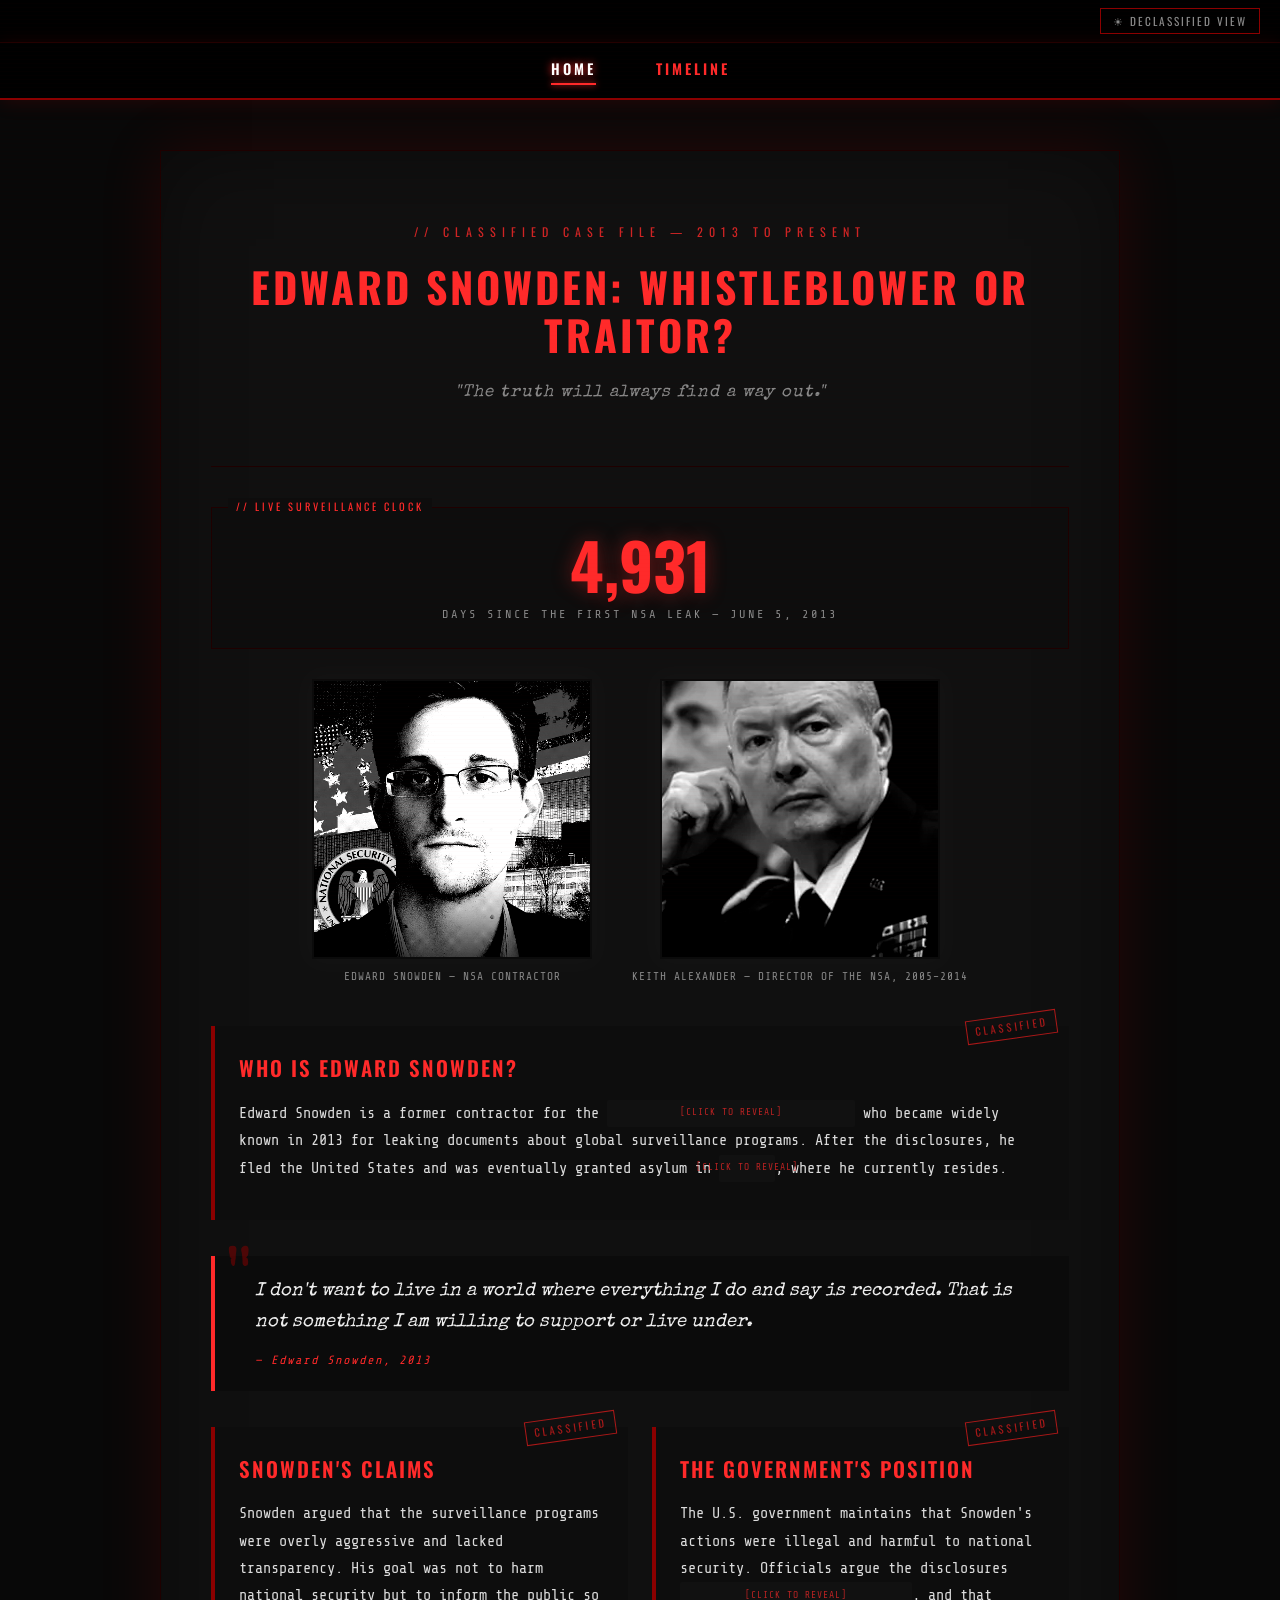
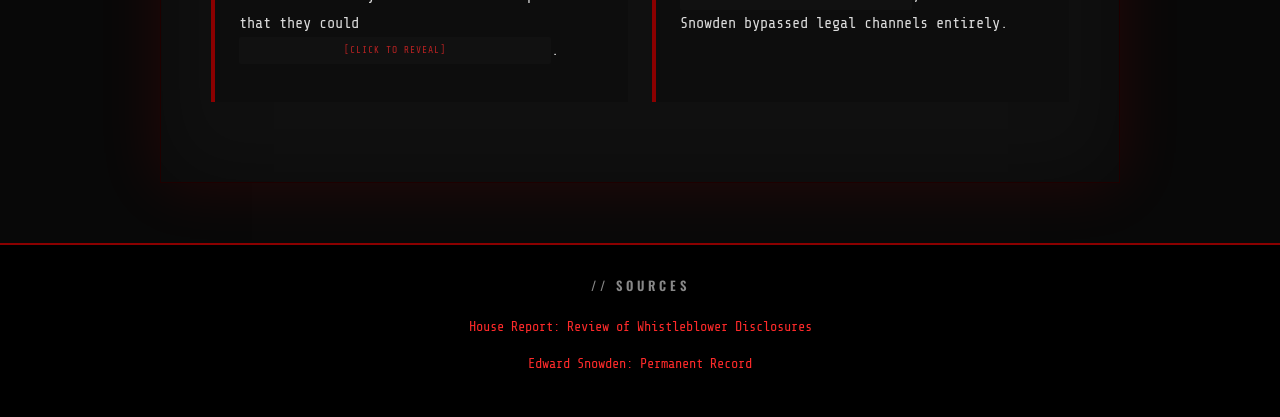
<file: index.html>
<!DOCTYPE html>
<html lang="en">
<head>
  <meta charset="UTF-8">
  <meta name="viewport" content="width=device-width, initial-scale=1">
  <title>Edward Snowden: Whistleblower or Traitor?</title>
  <link rel="stylesheet" href="styles.css">
</head>
<body>
 
  <!-- TOOLBAR -->
  <div class="toolbar">
    <button class="toolbar-btn" id="theme-toggle">☀ DECLASSIFIED VIEW</button>
  </div>
 
  <header>
    <nav>
      <ul>
        <li><a href="index.html" class="active">Home</a></li>
        <li><a href="project2.html">Timeline</a></li>
      </ul>
    </nav>
  </header>
 
  <main>
 
    <!-- HERO -->
    <div class="hero">
      <p class="hero-eyebrow">// Classified Case File — 2013 to Present</p>
      <h1 class="glitch" data-text="Edward Snowden: Whistleblower or Traitor?">Edward Snowden: Whistleblower or Traitor?</h1>
      <p class="hero-tagline">"The truth will always find a way out."</p>
    </div>
 
    <!-- DAYS SINCE LEAK COUNTER -->
    <div class="days-counter-box">
      <span class="days-number" id="days-counter">0</span>
      <span class="days-label">days since the first NSA leak — June 5, 2013</span>
    </div>
 
    <!-- IMAGES -->
    <div class="image-row">
      <figure>
        <img src="snowden.png" alt="Edward Snowden">
        <figcaption>Edward Snowden — NSA Contractor</figcaption>
      </figure>
      <figure>
        <img src="Alex.png" alt="Keith Alexander">
        <figcaption>Keith Alexander — Director of the NSA, 2005–2014</figcaption>
      </figure>
    </div>
 
    <!-- WHO IS SNOWDEN -->
    <section class="section-intro">
      <h2>Who is Edward Snowden?</h2>
      <p>Edward Snowden is a former contractor for the <span class="redacted">National Security Agency (NSA)</span> who became widely known in 2013 for leaking documents about global surveillance programs. After the disclosures, he fled the United States and was eventually granted asylum in <span class="redacted">Russia</span>, where he currently resides.</p>
    </section>
 
    <!-- PULL QUOTE -->
    <blockquote>
      <p>I don't want to live in a world where everything I do and say is recorded. That is not something I am willing to support or live under.</p>
      <cite>— Edward Snowden, 2013</cite>
    </blockquote>
 
    <!-- TWO-COLUMN DEBATE -->
    <div class="debate-grid">
      <section>
        <h2>Snowden's Claims</h2>
        <p>Snowden argued that the surveillance programs were overly aggressive and lacked transparency. His goal was not to harm national security but to inform the public so that they could <span class="redacted">amend the laws in a democratic society</span>.</p>
      </section>
 
      <section>
        <h2>The Government's Position</h2>
        <p>The U.S. government maintains that Snowden's actions were illegal and harmful to national security. Officials argue the disclosures <span class="redacted">endangered lives and sources</span>, and that Snowden bypassed legal channels entirely.</p>
      </section>
    </div>
 
  </main>
 
  <footer>
    <h2>// Sources</h2>
    <ul>
      <li><a href="https://www.govinfo.gov/content/pkg/CRPT-114hrpt891/pdf/CRPT-114hrpt891.pdf">House Report: Review of Whistleblower Disclosures</a></li>
      <li><a href="https://avalonlibrary.net/ebooks/Edward%20Snowden%20-%20Permanent%20Record.pdf">Edward Snowden: Permanent Record</a></li>
    </ul>
  </footer>
 
  <!-- BACK TO TOP -->
  <button id="back-to-top">▲ TOP</button>
 
  <script src="main.js"></script>
</body>
</html>
</file>
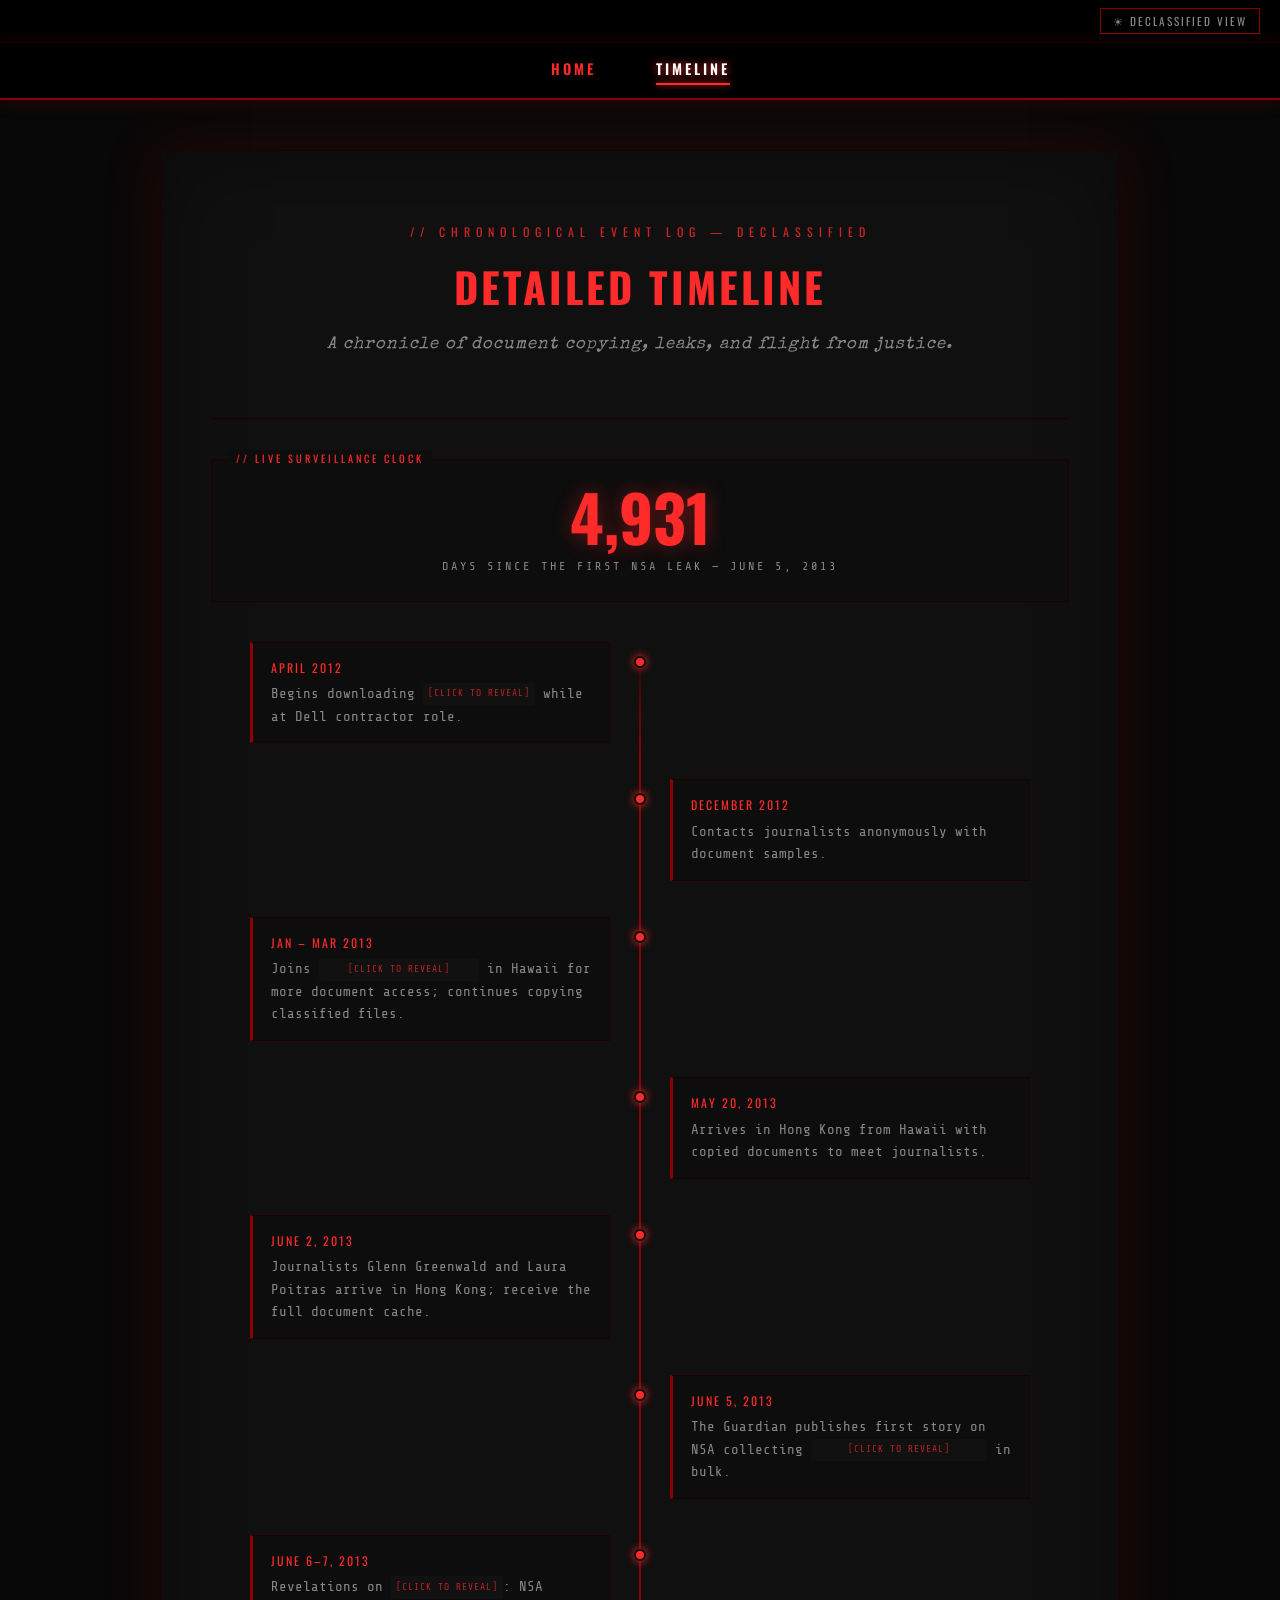
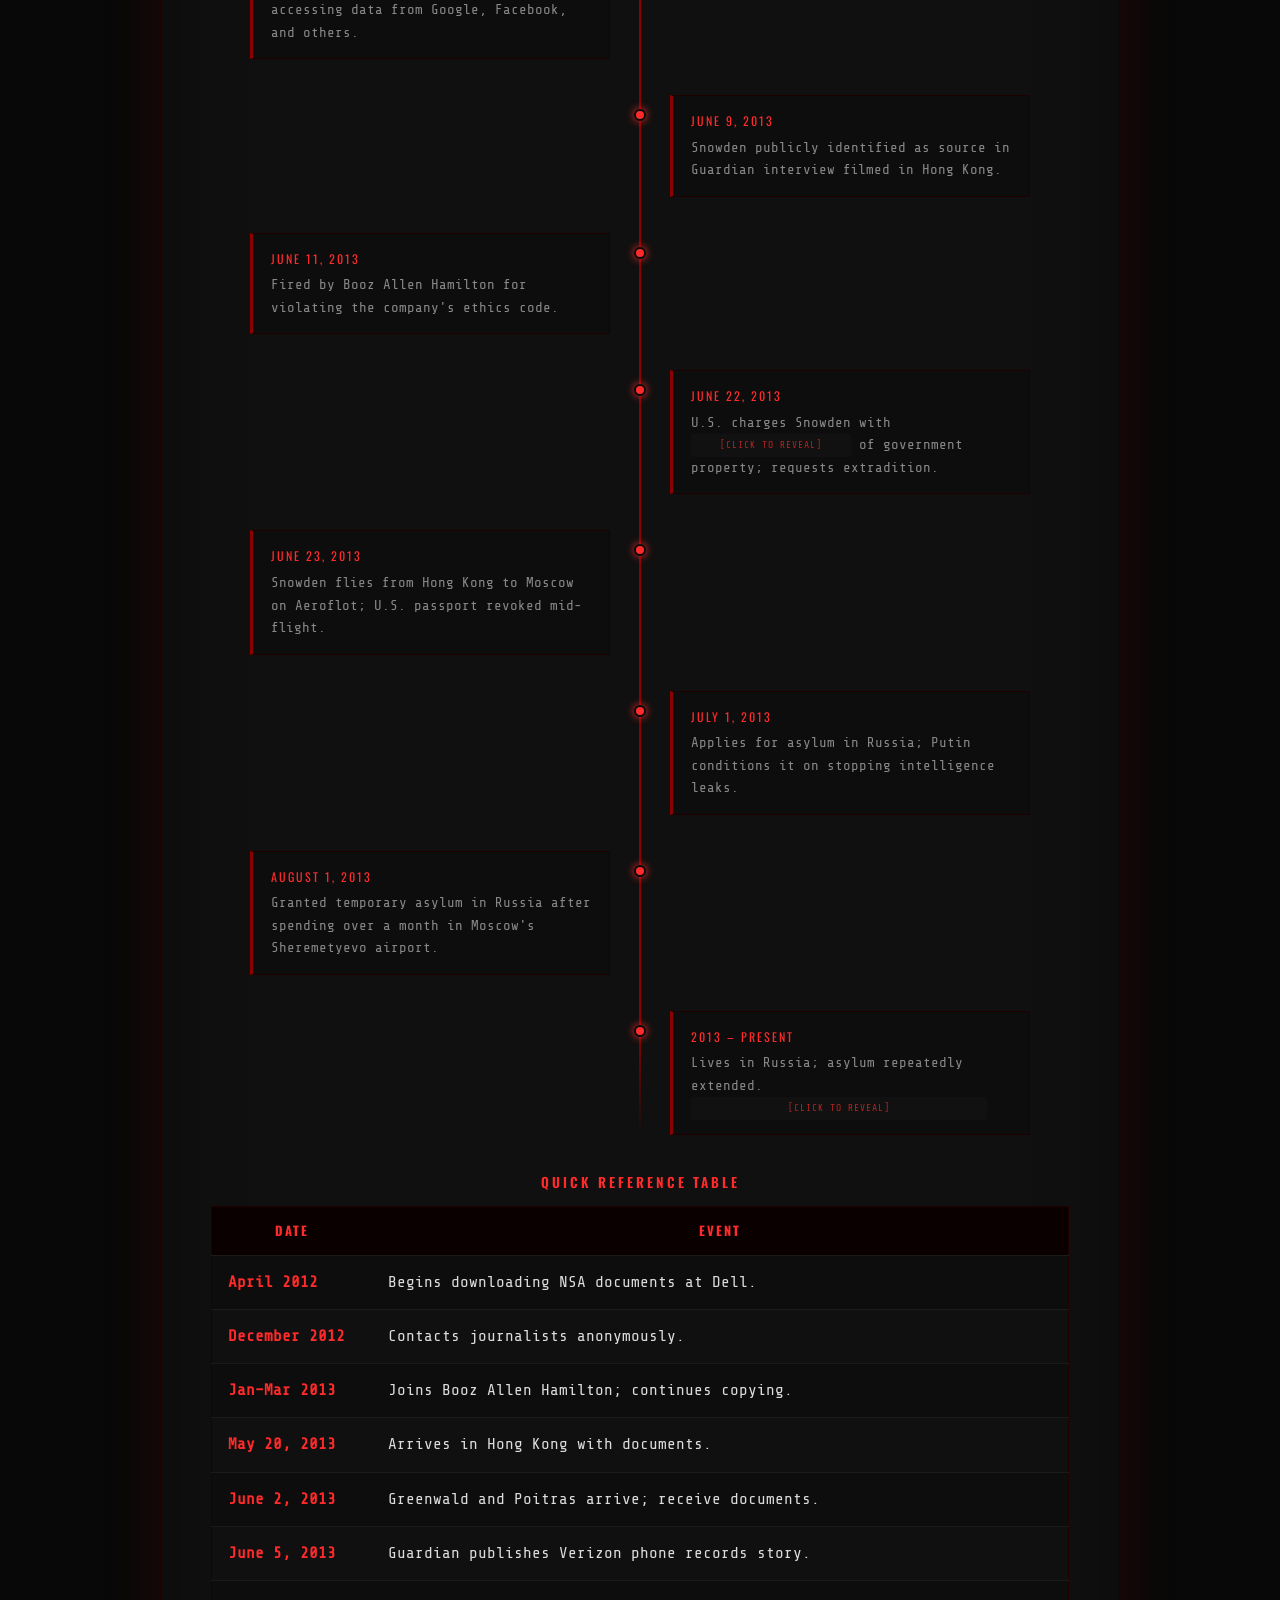
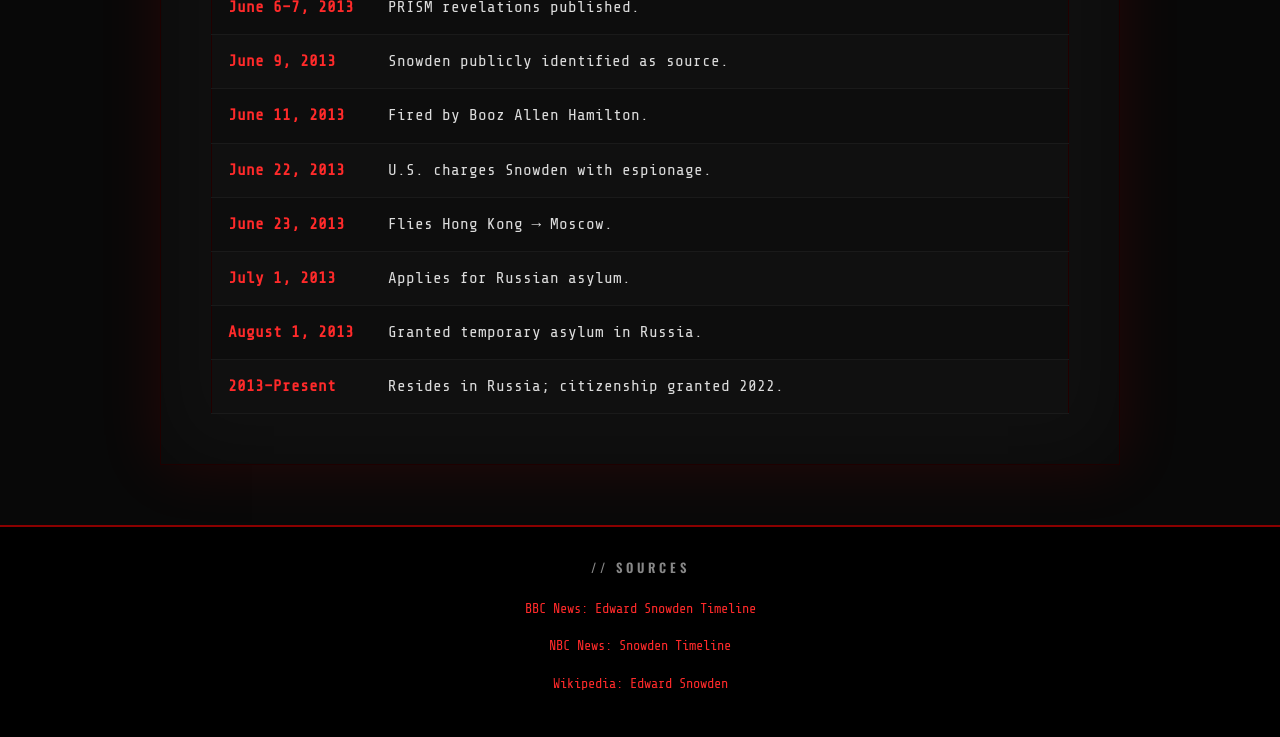
<file: project2.html>
<!DOCTYPE html>
<html lang="en">
<head>
  <meta charset="UTF-8">
  <meta name="viewport" content="width=device-width, initial-scale=1">
  <title>Edward Snowden Timeline: Key Events</title>
  <link rel="stylesheet" href="styles.css">
</head>
<body>
 
  <!-- TOOLBAR -->
  <div class="toolbar">
    <button class="toolbar-btn" id="theme-toggle">☀ DECLASSIFIED VIEW</button>
  </div>
 
  <header>
    <nav>
      <ul>
        <li><a href="index.html">Home</a></li>
        <li><a href="project2.html" class="active">Timeline</a></li>
      </ul>
    </nav>
  </header>
 
  <main>
 
    <div class="hero">
      <p class="hero-eyebrow">// Chronological Event Log — Declassified</p>
      <h1 class="glitch" data-text="Detailed Timeline">Detailed Timeline</h1>
      <p class="hero-tagline">A chronicle of document copying, leaks, and flight from justice.</p>
    </div>
 
    <!-- DAYS COUNTER -->
    <div class="days-counter-box">
      <span class="days-number" id="days-counter">0</span>
      <span class="days-label">days since the first NSA leak — June 5, 2013</span>
    </div>
 
    <!-- VERTICAL TIMELINE -->
    <div class="timeline">
 
      <div class="timeline-item visible">
        <div class="timeline-dot"></div>
        <div class="timeline-card">
          <p class="timeline-date">April 2012</p>
          <p class="timeline-text">Begins downloading <span class="redacted">NSA documents</span> while at Dell contractor role.</p>
        </div>
      </div>
 
      <div class="timeline-item visible">
        <div class="timeline-dot"></div>
        <div class="timeline-card">
          <p class="timeline-date">December 2012</p>
          <p class="timeline-text">Contacts journalists anonymously with document samples.</p>
        </div>
      </div>
 
      <div class="timeline-item visible">
        <div class="timeline-dot"></div>
        <div class="timeline-card">
          <p class="timeline-date">Jan – Mar 2013</p>
          <p class="timeline-text">Joins <span class="redacted">Booz Allen Hamilton</span> in Hawaii for more document access; continues copying classified files.</p>
        </div>
      </div>
 
      <div class="timeline-item visible">
        <div class="timeline-dot"></div>
        <div class="timeline-card">
          <p class="timeline-date">May 20, 2013</p>
          <p class="timeline-text">Arrives in Hong Kong from Hawaii with copied documents to meet journalists.</p>
        </div>
      </div>
 
      <div class="timeline-item visible">
        <div class="timeline-dot"></div>
        <div class="timeline-card">
          <p class="timeline-date">June 2, 2013</p>
          <p class="timeline-text">Journalists Glenn Greenwald and Laura Poitras arrive in Hong Kong; receive the full document cache.</p>
        </div>
      </div>
 
      <div class="timeline-item visible">
        <div class="timeline-dot"></div>
        <div class="timeline-card">
          <p class="timeline-date">June 5, 2013</p>
          <p class="timeline-text">The Guardian publishes first story on NSA collecting <span class="redacted">Verizon phone records</span> in bulk.</p>
        </div>
      </div>
 
      <div class="timeline-item visible">
        <div class="timeline-dot"></div>
        <div class="timeline-card">
          <p class="timeline-date">June 6–7, 2013</p>
          <p class="timeline-text">Revelations on <span class="redacted">PRISM program</span>: NSA accessing data from Google, Facebook, and others.</p>
        </div>
      </div>
 
      <div class="timeline-item visible">
        <div class="timeline-dot"></div>
        <div class="timeline-card">
          <p class="timeline-date">June 9, 2013</p>
          <p class="timeline-text">Snowden publicly identified as source in Guardian interview filmed in Hong Kong.</p>
        </div>
      </div>
 
      <div class="timeline-item visible">
        <div class="timeline-dot"></div>
        <div class="timeline-card">
          <p class="timeline-date">June 11, 2013</p>
          <p class="timeline-text">Fired by Booz Allen Hamilton for violating the company's ethics code.</p>
        </div>
      </div>
 
      <div class="timeline-item visible">
        <div class="timeline-dot"></div>
        <div class="timeline-card">
          <p class="timeline-date">June 22, 2013</p>
          <p class="timeline-text">U.S. charges Snowden with <span class="redacted">espionage and theft</span> of government property; requests extradition.</p>
        </div>
      </div>
 
      <div class="timeline-item visible">
        <div class="timeline-dot"></div>
        <div class="timeline-card">
          <p class="timeline-date">June 23, 2013</p>
          <p class="timeline-text">Snowden flies from Hong Kong to Moscow on Aeroflot; U.S. passport revoked mid-flight.</p>
        </div>
      </div>
 
      <div class="timeline-item visible">
        <div class="timeline-dot"></div>
        <div class="timeline-card">
          <p class="timeline-date">July 1, 2013</p>
          <p class="timeline-text">Applies for asylum in Russia; Putin conditions it on stopping intelligence leaks.</p>
        </div>
      </div>
 
      <div class="timeline-item visible">
        <div class="timeline-dot"></div>
        <div class="timeline-card">
          <p class="timeline-date">August 1, 2013</p>
          <p class="timeline-text">Granted temporary asylum in Russia after spending over a month in Moscow's Sheremetyevo airport.</p>
        </div>
      </div>
 
      <div class="timeline-item visible">
        <div class="timeline-dot"></div>
        <div class="timeline-card">
          <p class="timeline-date">2013 – Present</p>
          <p class="timeline-text">Lives in Russia; asylum repeatedly extended. <span class="redacted">Russian citizenship granted in 2022.</span></p>
        </div>
      </div>
 
    </div>
 
    <!-- REFERENCE TABLE -->
    <table>
      <caption>Quick Reference Table</caption>
      <thead>
        <tr>
          <th>Date</th>
          <th>Event</th>
        </tr>
      </thead>
      <tbody>
        <tr><td>April 2012</td><td>Begins downloading NSA documents at Dell.</td></tr>
        <tr><td>December 2012</td><td>Contacts journalists anonymously.</td></tr>
        <tr><td>Jan–Mar 2013</td><td>Joins Booz Allen Hamilton; continues copying.</td></tr>
        <tr><td>May 20, 2013</td><td>Arrives in Hong Kong with documents.</td></tr>
        <tr><td>June 2, 2013</td><td>Greenwald and Poitras arrive; receive documents.</td></tr>
        <tr><td>June 5, 2013</td><td>Guardian publishes Verizon phone records story.</td></tr>
        <tr><td>June 6–7, 2013</td><td>PRISM revelations published.</td></tr>
        <tr><td>June 9, 2013</td><td>Snowden publicly identified as source.</td></tr>
        <tr><td>June 11, 2013</td><td>Fired by Booz Allen Hamilton.</td></tr>
        <tr><td>June 22, 2013</td><td>U.S. charges Snowden with espionage.</td></tr>
        <tr><td>June 23, 2013</td><td>Flies Hong Kong → Moscow.</td></tr>
        <tr><td>July 1, 2013</td><td>Applies for Russian asylum.</td></tr>
        <tr><td>August 1, 2013</td><td>Granted temporary asylum in Russia.</td></tr>
        <tr><td>2013–Present</td><td>Resides in Russia; citizenship granted 2022.</td></tr>
      </tbody>
    </table>
 
  </main>
 
  <footer>
    <h2>// Sources</h2>
    <ul>
      <li><a href="https://www.bbc.com/news/world-us-canada-23768248">BBC News: Edward Snowden Timeline</a></li>
      <li><a href="https://www.nbcnews.com/feature/edward-snowden-interview/edward-snowden-timeline-n114871">NBC News: Snowden Timeline</a></li>
      <li><a href="https://en.wikipedia.org/wiki/Edward_Snowden">Wikipedia: Edward Snowden</a></li>
    </ul>
  </footer>
 
  <!-- BACK TO TOP -->
  <button id="back-to-top">▲ TOP</button>
 
  <script src="main.js"></script>
</body>
</html>
</file>
<file: styles.css>
/* ============================================================
   BASE & VARIABLES
   ============================================================ */
@import url('https://fonts.googleapis.com/css2?family=Share+Tech+Mono&family=Oswald:wght@400;600;700&family=Special+Elite&display=swap');

:root {
  --red:        #ff2a2a;
  --red-dim:    #8b0000;
  --red-glow:   rgba(255,42,42,0.18);
  --bg:         #080808;
  --surface:    #101010;
  --surface2:   #0d0d0d;
  --text:       #dcdcdc;
  --text-dim:   #888;
  --stamp-red:  rgba(255,30,30,0.65);
  --green:      #00ff6a;
}

*, *::before, *::after { box-sizing: border-box; margin: 0; padding: 0; }
html { scroll-behavior: smooth; }

body {
  background-color: var(--bg);
  color: var(--text);
  font-family: 'Share Tech Mono', monospace;
  font-size: 16px;
  line-height: 1.7;
  min-height: 100vh;
  cursor: crosshair;
  transition: background 0.4s, color 0.4s;
}

/* ============================================================
   LIGHT MODE
   ============================================================ */
body.light-mode {
  --bg:       #f0ede6;
  --surface:  #faf8f4;
  --surface2: #f0ede6;
  --text:     #1a1a1a;
  --text-dim: #555;
  --red:      #cc1a1a;
  --red-dim:  #8b0000;
  --stamp-red: rgba(180,0,0,0.6);
}

body.light-mode main {
  box-shadow: 0 0 60px rgba(180,0,0,0.08);
}

body.light-mode section { background: #ede9e0; }
body.light-mode section:hover { background: #e0dbd0; }
body.light-mode blockquote { background: #e8e3d8; }
body.light-mode header { background: rgba(240,237,230,0.95); }
body.light-mode .timeline-card { background: #ede9e0; }
body.light-mode .days-counter-box { background: #ede9e0; }
body.light-mode .vote-box { background: #ede9e0; }
body.light-mode #timeline-search { background: #ede9e0; color: #1a1a1a; }
body.light-mode #back-to-top { background: #e0dbd0; }

/* ============================================================
   SCANLINES
   ============================================================ */
body::after {
  content: "";
  position: fixed;
  inset: 0;
  background: repeating-linear-gradient(
    transparent,
    transparent 3px,
    rgba(255,0,0,0.025) 4px
  );
  pointer-events: none;
  z-index: 9999;
  animation: scanroll 8s linear infinite;
}

@keyframes scanroll {
  from { background-position: 0 0; }
  to   { background-position: 0 100px; }
}

/* ============================================================
   TOOLBAR
   ============================================================ */
.toolbar {
  display: flex;
  justify-content: flex-end;
  gap: 10px;
  padding: 8px 20px;
  background: #000;
  border-bottom: 1px solid #1a0000;
}

.toolbar-btn {
  background: transparent;
  border: 1px solid var(--red-dim);
  color: var(--text-dim);
  font-family: 'Oswald', sans-serif;
  font-size: 0.7rem;
  letter-spacing: 2px;
  padding: 4px 12px;
  cursor: pointer;
  text-transform: uppercase;
  transition: all 0.2s;
}

.toolbar-btn:hover,
.toolbar-btn.active {
  border-color: var(--red);
  color: var(--red);
  text-shadow: 0 0 6px var(--red);
}

/* ============================================================
   NAVIGATION
   ============================================================ */
header {
  background: rgba(0,0,0,0.92);
  border-bottom: 2px solid var(--red-dim);
  padding: 14px 0;
  position: sticky;
  top: 0;
  z-index: 100;
  backdrop-filter: blur(6px);
  box-shadow: 0 2px 20px rgba(255,0,0,0.12);
}

nav ul {
  display: flex;
  justify-content: center;
  gap: 60px;
  list-style: none;
}

nav a {
  color: var(--red);
  text-decoration: none;
  font-family: 'Oswald', sans-serif;
  font-weight: 600;
  font-size: 0.9rem;
  letter-spacing: 3px;
  text-transform: uppercase;
  padding: 6px 0;
  position: relative;
  transition: color 0.2s;
}

nav a::after {
  content: '';
  position: absolute;
  bottom: 0; left: 0;
  width: 0; height: 2px;
  background: var(--red);
  transition: width 0.3s ease;
  box-shadow: 0 0 6px var(--red);
}

nav a:hover { color: #fff; text-shadow: 0 0 8px var(--red); }
nav a:hover::after { width: 100%; }
nav a.active { color: #fff; text-shadow: 0 0 8px var(--red); }
nav a.active::after { width: 100%; }

/* ============================================================
   MAIN CONTAINER
   ============================================================ */
main {
  max-width: 960px;
  margin: 50px auto;
  padding: 50px;
  background: var(--surface);
  border: 1px solid #1e0000;
  box-shadow: 0 0 60px rgba(255,0,0,0.12), inset 0 0 80px rgba(0,0,0,0.4);
}

/* ============================================================
   HERO
   ============================================================ */
.hero {
  text-align: center;
  padding: 20px 0 40px;
  margin-bottom: 40px;
  border-bottom: 1px solid #1e0000;
}

.hero-eyebrow {
  font-family: 'Oswald', sans-serif;
  font-size: 0.75rem;
  letter-spacing: 6px;
  color: var(--red);
  text-transform: uppercase;
  margin-bottom: 20px;
  opacity: 0.8;
}

.hero-tagline {
  font-family: 'Special Elite', cursive;
  font-size: 1.05rem;
  color: var(--text-dim);
  font-style: italic;
  margin-top: 16px;
  letter-spacing: 1px;
}

/* ============================================================
   DAYS COUNTER
   ============================================================ */
.days-counter-box {
  display: flex;
  flex-direction: column;
  align-items: center;
  margin: 30px 0;
  padding: 24px;
  border: 1px solid #1e0000;
  background: var(--surface2);
  position: relative;
}

.days-counter-box::before {
  content: "// LIVE SURVEILLANCE CLOCK";
  position: absolute;
  top: -10px; left: 16px;
  font-family: 'Oswald', sans-serif;
  font-size: 0.65rem;
  letter-spacing: 3px;
  color: var(--red);
  background: var(--surface2);
  padding: 0 8px;
}

.days-number {
  font-family: 'Oswald', sans-serif;
  font-size: 4rem;
  font-weight: 700;
  color: var(--red);
  text-shadow: 0 0 20px rgba(255,42,42,0.4);
  line-height: 1;
}

.days-label {
  font-family: 'Share Tech Mono', monospace;
  font-size: 0.75rem;
  color: var(--text-dim);
  letter-spacing: 3px;
  text-transform: uppercase;
  margin-top: 8px;
}

/* ============================================================
   H1 — GLITCH
   ============================================================ */
h1 {
  font-family: 'Oswald', sans-serif;
  font-size: 2.6rem;
  font-weight: 700;
  color: var(--red);
  text-transform: uppercase;
  letter-spacing: 3px;
  line-height: 1.15;
  position: relative;
  display: inline-block;
  min-height: 1.15em;
}

h1.glitch::before,
h1.glitch::after {
  content: attr(data-text);
  position: absolute;
  top: 0; left: 0;
  width: 100%;
  color: var(--red);
  opacity: 0;
}

h1.glitch::before {
  clip-path: polygon(0 0, 100% 0, 100% 35%, 0 35%);
  color: #ff6060;
}

h1.glitch::after {
  clip-path: polygon(0 65%, 100% 65%, 100% 100%, 0 100%);
  color: #a00;
}

h1.glitch-burst::before {
  animation: glitch-top-burst 0.4s steps(1) forwards;
}
h1.glitch-burst::after {
  animation: glitch-bot-burst 0.4s steps(1) forwards;
}
h1.glitch-burst {
  animation: glitch-body-burst 0.4s steps(1) forwards;
}

@keyframes glitch-body-burst {
  0%   { transform: none; }
  20%  { transform: skewX(-3deg) translateX(2px); }
  40%  { transform: skewX(2deg) translateX(-2px); }
  60%  { transform: skewX(-1deg); }
  80%  { transform: translateX(1px); }
  100% { transform: none; }
}

@keyframes glitch-top-burst {
  0%   { opacity: 0; }
  20%  { opacity: 0.8; transform: translateX(6px); }
  40%  { opacity: 0.5; transform: translateX(-4px); }
  60%  { opacity: 0.7; transform: translateX(3px); }
  80%  { opacity: 0.3; }
  100% { opacity: 0; transform: translateX(-3px); }
}

@keyframes glitch-bot-burst {
  0%   { opacity: 0; }
  25%  { opacity: 0.6; transform: translateX(-5px); }
  50%  { opacity: 0.8; transform: translateX(4px); }
  75%  { opacity: 0.4; }
  100% { opacity: 0; transform: translateX(3px); }
}

/* ============================================================
   H2
   ============================================================ */
h2 {
  font-family: 'Oswald', sans-serif;
  font-size: 1.3rem;
  font-weight: 600;
  color: var(--red);
  text-transform: uppercase;
  letter-spacing: 2px;
  margin-bottom: 14px;
}

/* ============================================================
   PARAGRAPHS
   ============================================================ */
p {
  font-family: 'Share Tech Mono', monospace;
  font-size: 0.95rem;
  color: var(--text);
  margin-bottom: 18px;
  line-height: 1.8;
}

/* ============================================================
   IMAGES
   ============================================================ */
.image-row {
  display: flex;
  justify-content: center;
  gap: 40px;
  margin: 30px 0 40px;
  flex-wrap: wrap;
}

.image-row figure {
  display: flex;
  flex-direction: column;
  align-items: center;
}

.image-row img {
  width: 280px;
  height: 280px;
  object-fit: cover;
  border: 2px solid #222;
  filter: grayscale(100%) contrast(1.25);
  box-shadow: 0 0 20px rgba(255,0,0,0.25);
  transition: box-shadow 0.3s, filter 0.3s;
}

.image-row img:hover {
  box-shadow: 0 0 40px rgba(255,0,0,0.5);
  filter: grayscale(80%) contrast(1.3);
}

figcaption {
  font-size: 0.7rem;
  color: var(--text-dim);
  margin-top: 8px;
  letter-spacing: 1px;
  text-transform: uppercase;
  text-align: center;
}

/* ============================================================
   DEBATE GRID
   ============================================================ */
.debate-grid {
  display: grid;
  grid-template-columns: 1fr 1fr;
  gap: 24px;
  margin: 30px 0;
}

.debate-grid section { margin: 0; }
.section-intro { margin-bottom: 30px; }

/* ============================================================
   SECTIONS
   ============================================================ */
section {
  background: var(--surface2);
  border-left: 4px solid var(--red-dim);
  padding: 24px 24px 20px;
  margin: 28px 0;
  position: relative;
  transition: border-color 0.3s, background 0.3s;
}

section::before {
  content: "CLASSIFIED";
  position: absolute;
  top: -11px; right: 12px;
  font-family: 'Oswald', sans-serif;
  font-size: 0.65rem;
  letter-spacing: 3px;
  color: var(--stamp-red);
  border: 1px solid var(--stamp-red);
  padding: 2px 8px;
  transform: rotate(-8deg);
  transition: color 0.3s, border-color 0.3s;
}

section:hover { border-left-color: var(--red); background: #111; }
section:hover::before {
  content: "DECLASSIFIED";
  color: var(--green);
  border-color: var(--green);
  text-shadow: 0 0 6px var(--green);
}

/* ============================================================
   REDACTED TEXT
   ============================================================ */
.redacted {
  background: #111;
  color: transparent;
  cursor: pointer;
  border-radius: 2px;
  padding: 0 4px;
  user-select: none;
  transition: background 0.3s, color 0.3s;
  position: relative;
  display: inline-block;
}

.redacted::after {
  content: "[CLICK TO REVEAL]";
  position: absolute;
  top: 50%; left: 50%;
  transform: translate(-50%, -50%);
  font-size: 0.6rem;
  color: var(--red);
  letter-spacing: 1px;
  white-space: nowrap;
  opacity: 0.7;
  pointer-events: none;
}

.redacted.revealed {
  background: transparent;
  color: var(--red);
  text-shadow: 0 0 6px rgba(255,42,42,0.4);
}

.redacted.revealed::after { display: none; }

/* ============================================================
   BLOCKQUOTE
   ============================================================ */
blockquote {
  border-left: 4px solid var(--red);
  margin: 36px 0;
  padding: 20px 30px;
  background: #0b0b0b;
  position: relative;
}

blockquote::before {
  content: '"';
  font-family: 'Special Elite', cursive;
  font-size: 5rem;
  color: var(--red-dim);
  position: absolute;
  top: -10px; left: 10px;
  line-height: 1;
  opacity: 0.5;
}

blockquote p {
  font-family: 'Special Elite', cursive;
  font-size: 1.15rem;
  color: #eee;
  font-style: italic;
  margin: 0;
  line-height: 1.7;
  padding-left: 10px;
}

blockquote cite {
  display: block;
  margin-top: 12px;
  font-family: 'Share Tech Mono', monospace;
  font-size: 0.75rem;
  color: var(--red);
  letter-spacing: 2px;
  padding-left: 10px;
}

/* ============================================================
   TABLE
   ============================================================ */
table {
  width: 100%;
  border-collapse: collapse;
  margin-top: 30px;
  background: var(--surface2);
  border: 1px solid #200;
}

caption {
  font-family: 'Oswald', sans-serif;
  color: var(--red);
  font-weight: 600;
  letter-spacing: 3px;
  text-transform: uppercase;
  margin-bottom: 12px;
  font-size: 0.85rem;
}

th, td {
  padding: 13px 16px;
  border-bottom: 1px solid #1a1a1a;
  vertical-align: top;
}

th {
  color: var(--red);
  font-family: 'Oswald', sans-serif;
  font-size: 0.8rem;
  text-transform: uppercase;
  letter-spacing: 2px;
  background: #0a0000;
}

td:first-child {
  color: var(--red);
  font-weight: bold;
  white-space: nowrap;
  width: 160px;
}

tr { transition: background 0.2s; }
tr:hover { background: rgba(255,0,0,0.07); }
tr:nth-child(even) td { background: rgba(255,255,255,0.012); }

/* ============================================================
   VERTICAL TIMELINE
   ============================================================ */
.timeline {
  position: relative;
  margin: 40px 0 20px;
}

.timeline::before {
  content: '';
  position: absolute;
  left: 50%; top: 0; bottom: 0;
  width: 2px;
  background: linear-gradient(to bottom, transparent, var(--red-dim) 5%, var(--red-dim) 95%, transparent);
  transform: translateX(-50%);
}

.timeline-item {
  display: flex;
  justify-content: flex-end;
  padding-right: calc(50% + 30px);
  margin-bottom: 36px;
  position: relative;
  opacity: 0;
  transform: translateX(-24px);
  transition: opacity 0.5s ease, transform 0.5s ease;
}

.timeline-item.visible { opacity: 1; transform: translateX(0); }

.timeline-item:nth-child(even) {
  justify-content: flex-start;
  padding-right: 0;
  padding-left: calc(50% + 30px);
  transform: translateX(24px);
}

.timeline-item:nth-child(even).visible { transform: translateX(0); }

.timeline-dot {
  position: absolute;
  left: 50%; top: 14px;
  width: 12px; height: 12px;
  background: var(--red);
  border: 2px solid var(--bg);
  border-radius: 50%;
  transform: translateX(-50%);
  box-shadow: 0 0 8px var(--red);
  transition: box-shadow 0.3s;
  z-index: 2;
}

.timeline-item:hover .timeline-dot { box-shadow: 0 0 18px var(--red); }

.timeline-card {
  background: var(--surface2);
  border: 1px solid #1e0000;
  border-left: 3px solid var(--red-dim);
  padding: 14px 18px;
  max-width: 360px;
  transition: border-left-color 0.3s, box-shadow 0.3s;
}

.timeline-item:hover .timeline-card {
  border-left-color: var(--red);
  box-shadow: 0 0 16px rgba(255,0,0,0.15);
}

.timeline-date {
  font-family: 'Oswald', sans-serif;
  font-size: 0.75rem;
  color: var(--red);
  letter-spacing: 2px;
  text-transform: uppercase;
  margin-bottom: 5px;
}

.timeline-text {
  font-size: 0.88rem;
  color: var(--text-dim);
  line-height: 1.6;
  margin: 0;
}

/* ============================================================
   BACK TO TOP
   ============================================================ */
#back-to-top {
  position: fixed;
  bottom: 30px; right: 30px;
  background: #0a0000;
  border: 1px solid var(--red-dim);
  color: var(--red);
  font-family: 'Oswald', sans-serif;
  font-size: 0.7rem;
  letter-spacing: 2px;
  padding: 10px 14px;
  cursor: pointer;
  opacity: 0;
  pointer-events: none;
  transition: opacity 0.3s, border-color 0.2s, box-shadow 0.2s;
  z-index: 500;
  text-transform: uppercase;
}

#back-to-top.visible { opacity: 1; pointer-events: auto; }
#back-to-top:hover { border-color: var(--red); box-shadow: 0 0 12px rgba(255,0,0,0.3); }

/* ============================================================
   FOOTER
   ============================================================ */
footer {
  background: #000;
  padding: 30px 20px;
  margin-top: 60px;
  border-top: 2px solid var(--red-dim);
  text-align: center;
}

footer h2 {
  font-size: 0.8rem;
  letter-spacing: 4px;
  color: var(--text-dim);
  margin-bottom: 16px;
}

footer ul { list-style: none; }
footer li { margin: 10px 0; }

footer a {
  color: var(--red);
  text-decoration: none;
  font-size: 0.85rem;
  transition: color 0.2s, text-shadow 0.2s;
}

footer a:hover { color: #fff; text-shadow: 0 0 6px var(--red); }

/* ============================================================
   RESPONSIVE
   ============================================================ */
@media (max-width: 720px) {
  main { padding: 30px 20px; }
  h1 { font-size: 1.8rem; }
  .debate-grid { grid-template-columns: 1fr; }

  .timeline::before { left: 20px; }
  .timeline-item,
  .timeline-item:nth-child(even) {
    justify-content: flex-start;
    padding-left: 50px;
    padding-right: 0;
    transform: translateX(0);
  }
  .timeline-item.visible { transform: translateX(0); }
  .timeline-dot { left: 20px; }
  .timeline-card { max-width: 100%; }
}
</file>
